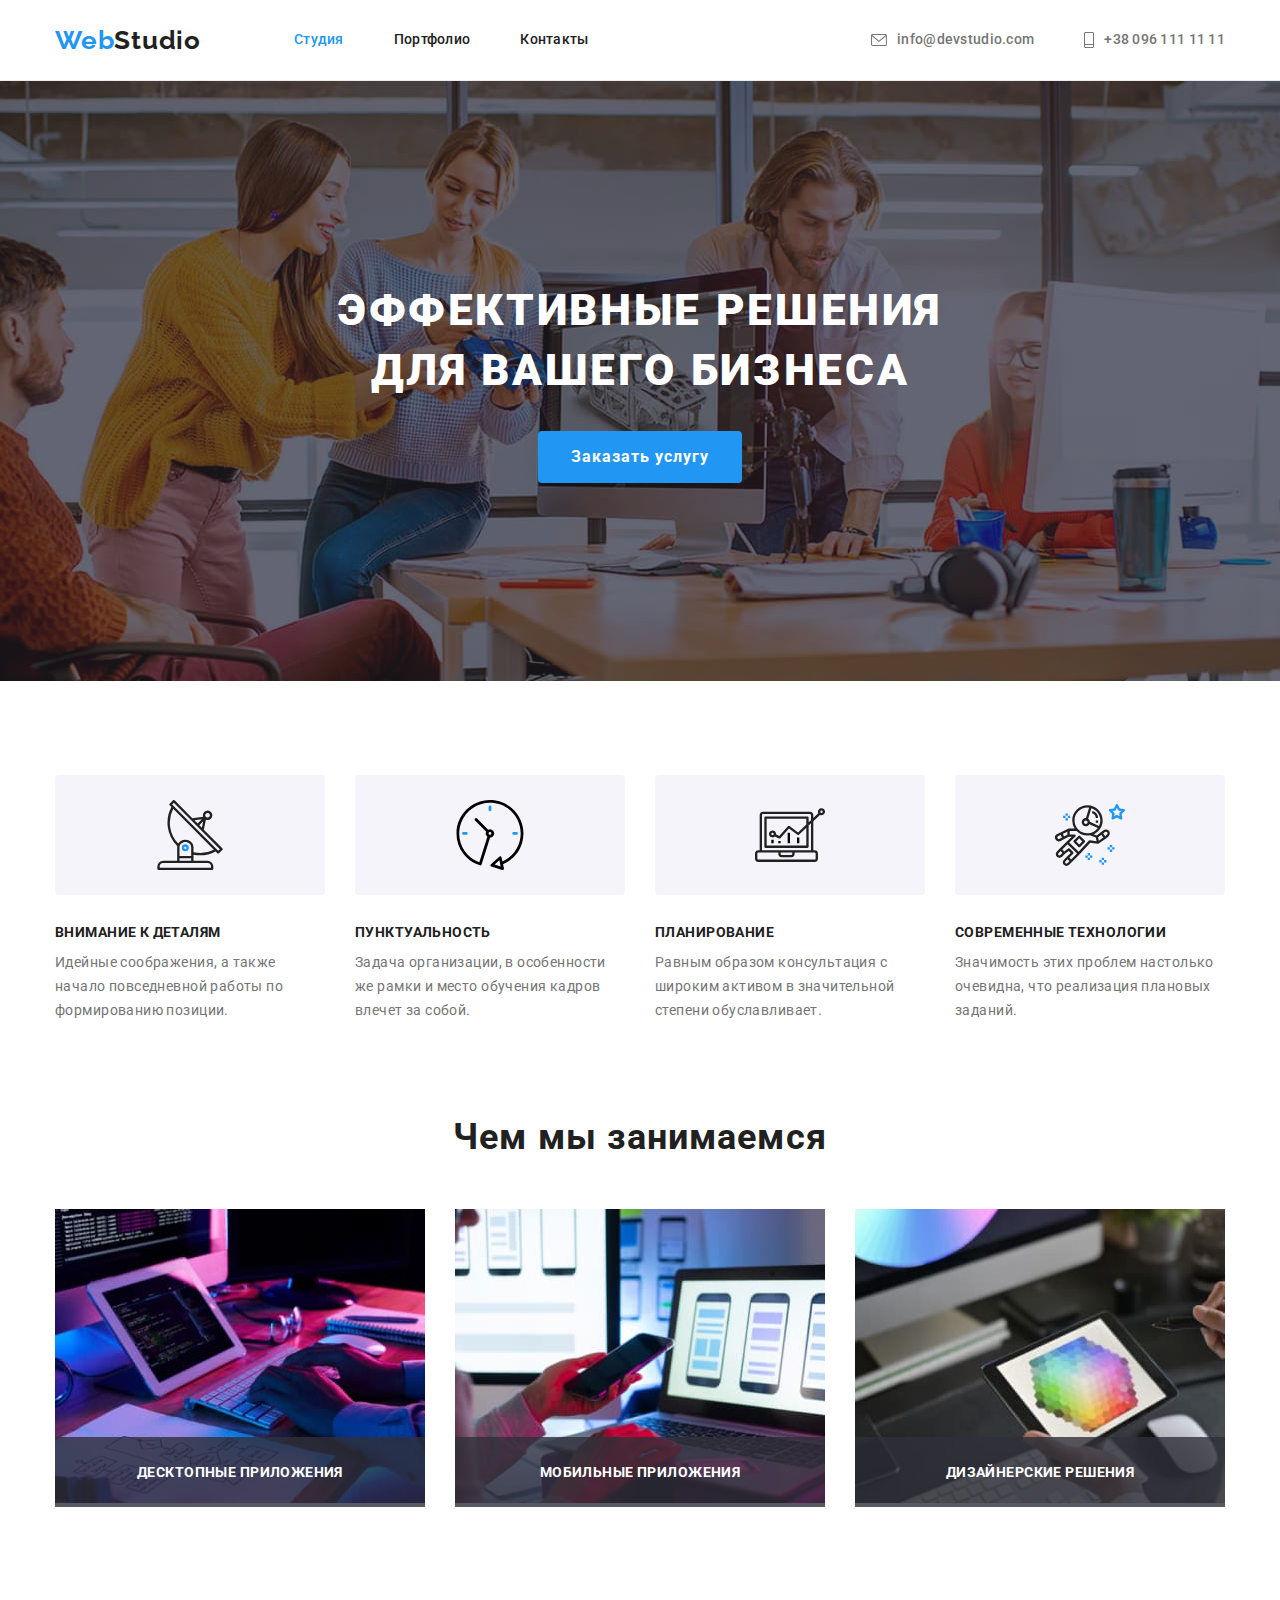
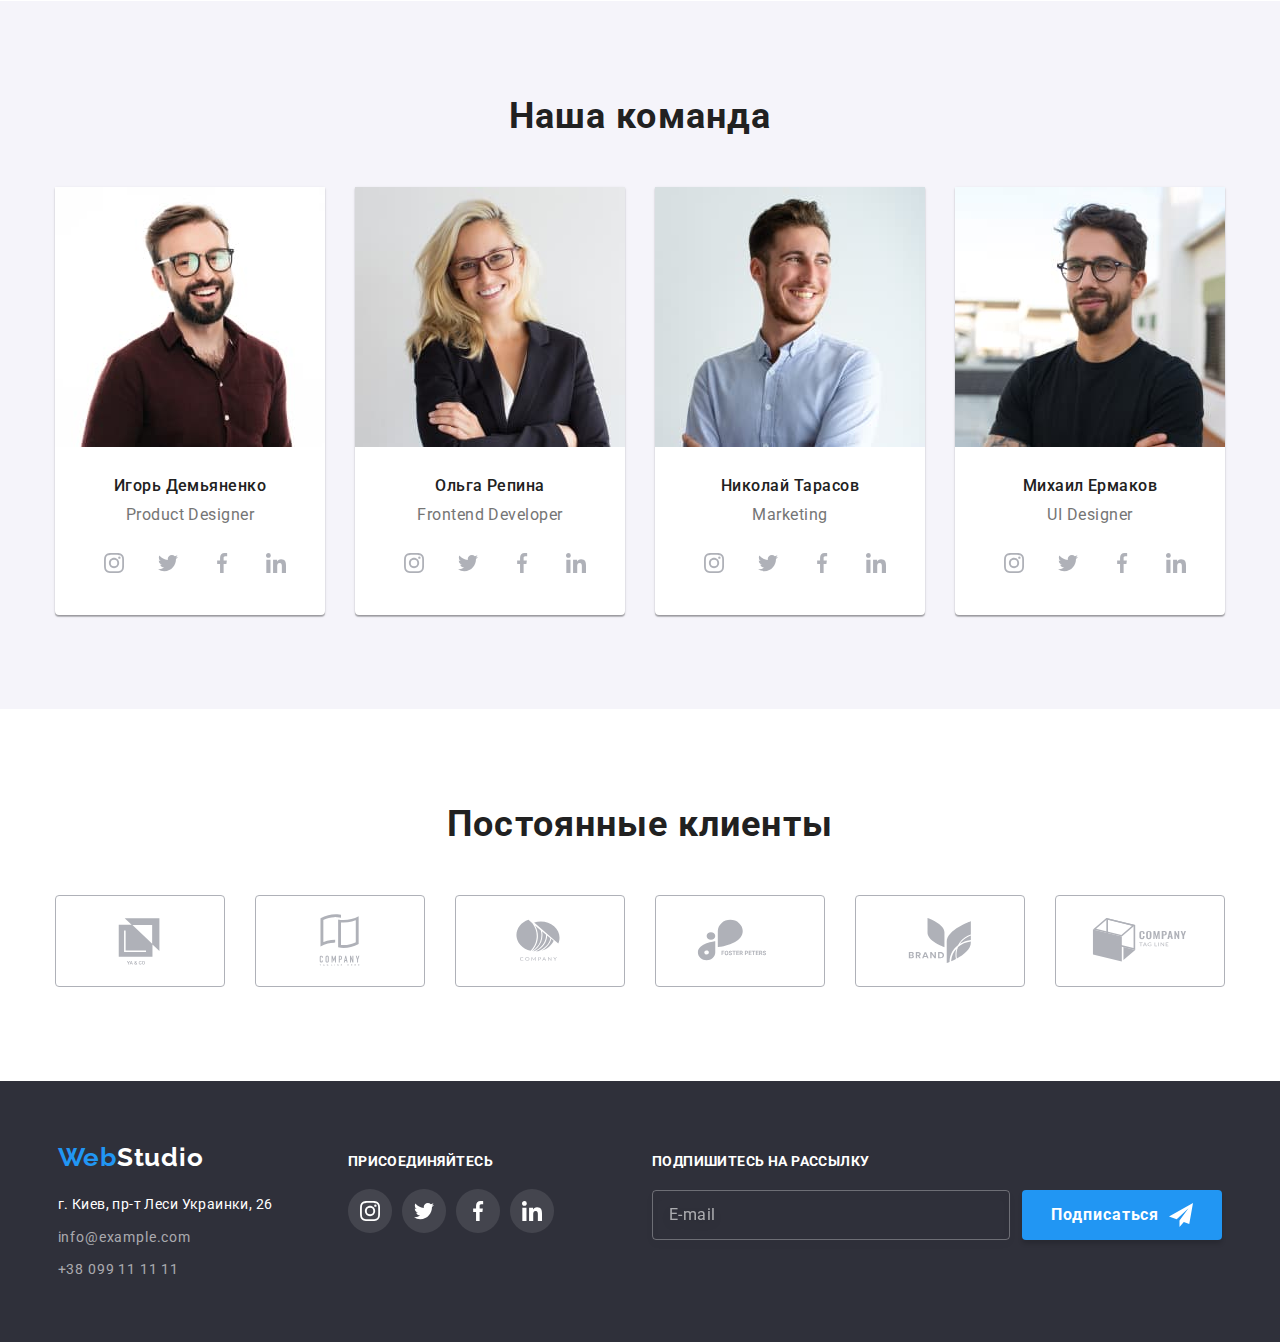
<file: index.html>
<!DOCTYPE html>
<html lang="ru">

<head>
    <meta charset="UTF-8">
    <meta http-equiv="X-UA-Compatible" content="IE=edge">
    <meta name="viewport" content="width=device-width, initial-scale=1.0">
    <title>Студия</title>
    <link href="https://fonts.googleapis.com/css2?family=Raleway:wght@700&family=Roboto:wght@400;500;700;900&display=swap"
        rel="stylesheet">
    <link rel="stylesheet" href="https://cdnjs.cloudflare.com/ajax/libs/modern-normalize/1.1.0/modern-normalize.min.css">
    
    <link rel="stylesheet" href="./css/main.min.css">
</head>

<body>

<header class="header">
<div class="container">
    <nav class="header-nav">
        <a href="./index.html" class="header-logo">Web<span class="header-logo-studio">Studio</span></a>
    
        <ul class="dot menu">
            <li class="menu-item"><a href="" class="header-studio current">Студия</a></li>
            <li class="menu-item"><a href="./portfolio.html" class="header-portfolio-contacts">Портфолио</a></li>
            <li class="menu-item"><a href="#" class="header-portfolio-contacts">Контакты</a></li>
        </ul>
    </nav>
   
<ul class="dot contact-list">
    <li class="header-email"> 
        <a href="mailto:info@devstudio.com" class="contacts-link"> 
        <svg class="header-post-icon" width="16" height="12">
            <use href="./images/icons.svg#icon-envelope"></use>
        </svg>
        info@devstudio.com
    </a>
    </li>

    <li class="header-email">
        <a href="tel:+380961111111" class="contacts-link">
            <svg class="header-tel-icon" width="10" height="16">
                <use href="./images/icons.svg#icon-phone"></use>
            </svg>
            +38 096 111 11 11
        </a>
    </li>
</ul>

<button type="button" class="menu-open-btn">
    <svg width="24" height="24">
        <use class="icon-menu" href="./images/icons.svg#icon-burger"></use>
    </svg>
</button>

<div class="mob-menu is-hidden">
    <div class="mobmenu-container">
        <button type="button" class="close-open-btn">
            <svg  width="24" height="24">
                <use class="icon-cross" href="./images/icons.svg#icon-cross"></use>
            </svg>
        </button>

        <div class="mob-menu-top">
            <ul class="mob-menu-list">
                <li class="mob-menu-item">
                    <a href="./index.html" class="mob-menu-link link active">Студия</a>
                </li>
                <li class="mob-menu-item"><a href="./portfolio.html" class="mob-menu-link link">Портфолио</a></li>
                <li class="mob-menu-item"><a href="" class="mob-menu-link link">Контакты</a></li>
            </ul>
        </div>
        <div class="mob-menu-bottom">
            <ul class="mob-contacts-list">
                <li class="mob-contacts-item">
                    <a href="tel:+380961111111" class="mob-tel link">+38 096 111 11 11</a>
                </li>
                <li class="mob-contacts-item">
                    <a href="mailto:info@devstudio.com" class="mob-post link">info@devstudio.com</a>
                </li>
            </ul>
            <ul class="menu-soc-list">
                <li class="menu-soc-item"><a href="" class="menu-soc-link link">Instagram</a></li>
                <li class="menu-soc-item"><a href="" class="menu-soc-link link">Twitter</a></li>
                <li class="menu-soc-item"><a href="" class="menu-soc-link link">Facebook</a></li>
                <li class="menu-soc-item"><a href="" class="menu-soc-link link">LinkedIn</a></li>
            </ul>
        </div>
    </div>
</div>

</div>
</header>

<main>
    <!-- Герой -->
    <section class="hero-section">
    <div class="container">
        <h1 class="hero-title" >Эффективные решения <br />для вашего бизнеса</h1>
        <button data-modal-open type="button" class="button-hero">Заказать услугу</button> 
    </div>
    </section >
     
    <!-- <h2>Наши преимущества</h2> -->
    <section class="benefits">
    <div class="container">
        <ul class="benefits__item"> 
        <li class="benefit-item">
        <div class="benefit__wrapper">
            <svg class="benefit__icon" width="70" height="70">
                <use href="./images/icons.svg#icon-antenna"></use>
            </svg> 
        </div>
        <h3 class="benefits__title">Внимание к деталям</h3>
        <p class="benefits__text">Идейные соображения, а также начало повседневной работы по формированию позиции.</p>
    </li>

        <li class="benefit-item">
            <div class="benefit__wrapper">
                <svg class="benefit__icon" width="70" height="70">
                    <use href="./images/icons.svg#icon-clock"></use>
                </svg>
            </div>
        <h3 class="benefits__title">Пунктуальность</h3>
        <p class="benefits__text">Задача организации, в особенности же рамки и место обучения кадров влечет за собой.</p>
    </li>

    <li class="benefit-item">
        <div class="benefit__wrapper">
            <svg class="benefit__icon" width="70" height="70">
                <use href="./images/icons.svg#icon-diagram"></use>
            </svg>
        </div>
        <h3 class="benefits__title">Планирование</h3>
        <p class="benefits__text">Равным образом консультация с широким активом в значительной степени обуславливает.</p>
    </li>

    <li class="benefit-item">
        <div class="benefit__wrapper">
            <svg class="benefit__icon" width="70" height="70">
                <use href="./images/icons.svg#icon-astronaut"></use>
            </svg>
        </div>
        <h3 class="benefits__title">Современные технологии</h3>
        <p class="benefits__text">Значимость этих проблем настолько очевидна, что реализация плановых заданий.</p>
    </li>
        </ul>
    </div> 
    </section>
    
   
    <!-- Чем мы занимаемся -->
    <section class="work">
    <div class="container">
        <h2 class="work__title">Чем мы занимаемся</h2>
    <ul class="work__list">
        <li>
            <a href="" class="work__box"><img 
                srcset="./images/desktop/pc-desktop-1x-370-mino.jpg 1x,
                    ./images/desktop/pc-desktop-2x-740-mino.jpg 2x"
                src="./images/desktop/pc-desktop-1x-370-mino.jpg 1x" 
                alt="Вводит с клавиатуры" width="370"/>
        <div class="work__tab">
            <p class="work__text">Десктопные приложения</p>
        </div>
            </a>
        </li>
        
        <li>
            <a href="" class="work__box"><img 
                srcset="./images/desktop/mob-desktop-1x-370-mino.jpg 1x,
                    ./images/desktop/mob-desktop-2x-740-mino.jpg 2x"
                src="./images/desktop/mob-desktop-1x-370-mino.jpg 1xg" 
                alt="Вводит с мобилки" width="370"/>
            <div class="work__tab">
                <p class="work__text">Мобильные приложения</p>
            </div>
            </a>
        </li>

        <li>
            <a href="" class="work__box"><img 
                srcset="./images/desktop/design-desktop-1x-370-mino.jpg 1x,
                    ./images/desktop/design-desktop-2x-740-mino.jpg 2x"
                src="./images/desktop/design-desktop-1x-370-mino.jpg 1x" 
                alt="Вводит с планшета" width="370"/>
        <div class="work__tab">
            <p class="work__text">Дизайнерские решения</p>
        </div>
            </a>
        </li>
    </ul>
    </div>
    </section>

    <!-- Наша команда -->

    <section class="section team">
    <div class="container">
        <h2 class="team__title">Наша команда</h2>
        
        <ul class="team__list">
            <li class="photo-boxes photo-boxes__item">
                <picture>
                    <source
                    srcset="./images/desktop/igor-desktop-1x-270-mino.jpg 1x,
                    ./images/desktop/igor-desktop-2x-540-mino.jpg 2x" 
                    media="(min-width: 1200px)"/>
                    <source
                    srcset="./images/tablet/igor-tablet-1x-354-mino.jpg 1x,
                    ./images/tablet/igor-tablet-2x-708-mino.jpg 2x"
                    media="(min-width: 768px)"/>
                    <source 
                    srcset="./images/mobile/igor-mobile-1x-450-mino.jpg 1x,
                    ./images/mobile/igor-mobile-2x-900-mino.jpg 2x" 
                    media="(min-width: 480px)"/>
                <img class="img" 
                src="./images/mobile/igor-mobile-1x-450-mino.jpg" 
                alt="Фото Игоря Демьяненко" width="270">
                </picture>

                <div class="team-description">
                    <h3 class="name">Игорь Демьяненко</h3>
                    <p class="job-title">Product Designer</p>
                <ul class="team-soc-list">
                <li class="team-soc-item">
                 <a href="" class="team-soc-link link">
                    <svg class="team-soc-icon" width="20" height="20">
                        <use href="./images/icons.svg#icon-instagram"></use>
                    </svg>
                </a>
                </li>

                <li class="team-soc-item">
                    <a href="" class="team-soc-link link">
                        <svg class="team-soc-icon" width="20" height="20">
                            <use href="./images/icons.svg#icon-twitter"></use>
                        </svg>
                    </a>
                </li>

                <li class="team-soc-item">
                    <a href="" class="team-soc-link link">
                        <svg class="team-soc-icon" width="20" height="20">
                            <use href="./images/icons.svg#icon-facebook"></use>
                        </svg>
                    </a>
                </li>

                <li class="team-soc-item">
                    <a href="" class="team-soc-link link">
                        <svg class="team-soc-icon" width="20" height="20">
                            <use href="./images/icons.svg#icon-linkedin"></use>
                        </svg>
                    </a>
                </li>
                </ul>
                </div>
            </li>
                    
            <li class="photo-boxes photo-boxes__item">
                <picture>
                    <source 
                    srcset="./images/desktop/olga-desktop-1x-270-mino.jpg 1x,
                    ./images/desktop/olga-desktop-2x-540-mino.jpg 2x" 
                    media="(min-width: 1200px)"/>
                    <source 
                    srcset="./images/tablet/olga-tablet-1x-354-mino.jpg 1x,
                    ./images/tablet/olga-tablet-2x-708-mino.jpg 2x" 
                    media="(min-width: 768px)"/>
                    <source 
                    srcset="./images/mobile/olga-mobile-1x-450-mino.jpg 1x,
                    ./images/mobile/olga-mobile-2x-900-mino.jpg 2x" 
                    media="(min-width: 480px)"/>
                    <img class="img" 
                    src="./images/mobile/olga-mobile-1x-450-mino.jpg" 
                    alt="Фото Ольги Репиной" width="270"/>
                </picture>
                
            <div class="team-description">
                <h3 class="name">Ольга Репина</h3>
                <p class="job-title">Frontend Developer</p>
            <ul class="team-soc-list">
                <li class="team-soc-item">
                <a href="" class="team-soc-link link">
                    <svg class="team-soc-icon" width="20" height="20">
                        <use href="./images/icons.svg#icon-instagram"></use>
                    </svg>
                </a>
            </li>
        
            <li class="team-soc-item">
                <a href="#" class="team-soc-link link">
                    <svg class="team-soc-icon" width="20" height="20">
                        <use href="./images/icons.svg#icon-twitter"></use>
                    </svg>
                </a>
            </li>
        
            <li class="team-soc-item">
                <a href="#" class="team-soc-link link">
                    <svg class="team-soc-icon" width="20" height="20">
                        <use href="./images/icons.svg#icon-facebook"></use>
                    </svg>
                </a>
            </li>
        
            <li class="team-soc-item">
                <a href="#" class="team-soc-link link">
                    <svg class="team-soc-icon" width="20" height="20">
                        <use href="./images/icons.svg#icon-linkedin"></use>
                    </svg>
                </a>
            </li>
            </ul>
            </div>
            </li>
            
            <li class="photo-boxes photo-boxes__item">
                <picture>
                    <source 
                    srcset="./images/desktop/mikola-desktop-1x-270-mino.jpg 1x,
                    ./images/desktop/mikola-desktop-2x-540-mino.jpg 2x" 
                    media="(min-width: 1200px)"/>
                    <source 
                    srcset="./images/tablet/mikola-tablet-1x-354-mino.jpg 1x,
                    ./images/tablet/mikola-tablet-2x-708-mino.jpg 2x" 
                    media="(min-width: 768px)"/>
                    <source 
                    srcset="./images/mobile/mikola-mobile-1x-450-mino.jpg 1x,
                    ./images/mobile/mikola-mobile-2x-900-mino.jpg 2x" 
                    media="(min-width: 480px)"/>
                    <img class="img" 
                    src="./images/mobile/mikola-mobile-1x-450-mino.jpg" 
                    alt="Фото Николая Тарасова" width="270"/>
                </picture>

            <div class="team-description">
                <h3 class="name">Николай Тарасов</h3>
                <p class="job-title">Marketing</p>

            <ul class="team-soc-list list">
            <li class="team-soc-item">
                <a href="#" class="team-soc-link link">
                    <svg class="team-soc-icon" width="20" height="20">
                        <use href="./images/icons.svg#icon-instagram"></use>
                    </svg>
                </a>
            </li>
        
            <li class="team-soc-item">
                <a href="#" class="team-soc-link link">
                    <svg class="team-soc-icon" width="20" height="20">
                        <use href="./images/icons.svg#icon-twitter"></use>
                    </svg>
                </a>
            </li>
        
            <li class="team-soc-item">
                <a href="#" class="team-soc-link link">
                    <svg class="team-soc-icon" width="20" height="20">
                        <use href="./images/icons.svg#icon-facebook"></use>
                    </svg>
                </a>
            </li>
        
            <li class="team-soc-item">
                <a href="#" class="team-soc-link link">
                    <svg class="team-soc-icon" width="20" height="20">
                        <use href="./images/icons.svg#icon-linkedin"></use>
                    </svg>
                </a>
            </li>
            </ul>
            </div>
            </li>
            
            <li class="photo-boxes photo-boxes__item">
                <picture>
                    <source 
                    srcset="./images/desktop/mikhail-desktop-1x-270-mino.jpg 1x,
                    ./images/desktop/mikhail-desktop-2x-540-mino.jpg 2x" 
                    media="(min-width: 1200px)"/>
                    <source 
                    srcset="./images/tablet/mikhail-tablet-1x-354-mino.jpg 1x,
                    ./images/tablet/mikhail-tablet-2x-708-mino.jpg 2x" 
                    media="(min-width: 768px)"/>
                    <source 
                    srcset="./images/mobile/mikhail-mobile-1x-450-mino.jpg 1x,
                    ./images/mobile/mikhail-mobile-2x-900-mino.jpg 2x" 
                    media="(min-width: 480px)"/>
                    <img class="img" src="./images/mobile/mikhail-mobile-1x-450-mino.jpg" 
                    alt="Фото Михаила Ермакова" width="270"/>
                </picture>

                <div class="team-description">
                    <h3 class="name">Михаил Ермаков</h3>
                    <p class="job-title">UI Designer</p>
                
                <ul class="team-soc-list list">
                <li class="team-soc-item">
                 <a href="#" class="team-soc-link link">
                    <svg class="team-soc-icon" width="20" height="20">
                        <use href="./images/icons.svg#icon-instagram"></use>
                    </svg>
                </a>
                </li>

                <li class="team-soc-item">
                    <a href="" class="team-soc-link link">
                        <svg class="team-soc-icon" width="20" height="20">
                            <use href="./images/icons.svg#icon-twitter"></use>
                        </svg>
                    </a>
                </li>

                <li class="team-soc-item">
                    <a href="" class="team-soc-link link">
                        <svg class="team-soc-icon" width="20" height="20">
                            <use href="./images/icons.svg#icon-facebook"></use>
                        </svg>
                    </a>
                </li>

                <li class="team-soc-item">
                    <a href="" class="team-soc-link link">
                        <svg class="team-soc-icon" width="20" height="20">
                            <use href="./images/icons.svg#icon-linkedin"></use>
                        </svg>
                    </a>
                </li>
            </ul>
            </div>
            </li>
        </ul>
       </div> 
    </section>

    <!-- Clients -->
    <section class="clients section">
    <div class="container">
        <h3 class="clients-title">Постоянные клиенты</h3>
    
        <ul class="clients-list">
            
        <li class="clients-item">
            <a href="" class="clients-link">
            <svg class="clients-icon" width="106" height="60">
                <use href="./images/icons.svg#icon-yaco"></use>
            </svg>
            </a>  
        </li>
        
        <li class="clients-item">
            <a href="" class="clients-link">
                <svg class="clients-icon" width="106" height="60">
                    <use href="./images/icons.svg#icon-company"></use>
                </svg>
            </a>
        </li>

        <li class="clients-item">
            <a href="" class="clients-link">
                <svg class="clients-icon" width="106" height="60">
                    <use href="./images/icons.svg#icon-nut"></use>
                </svg>
            </a>
        </li>

        <li class="clients-item">
            <a href="" class="clients-link">
                <svg class="clients-icon" width="106" height="60">
                    <use href="./images/icons.svg#icon-foster"></use>
                </svg>
            </a>
        </li>

        <li class="clients-item">
            <a href="" class="clients-link">
                <svg class="clients-icon" width="106" height="60">
                    <use href="./images/icons.svg#icon-brand"></use>
                </svg>
            </a>
        </li>
        
        <li class="clients-item">
            <a href="" class="clients-link">
                <svg class="clients-icon" width="106" height="60">
                    <use href="./images/icons.svg#icon-cube"></use>
                </svg>
            </a>
        </li>
    </ul>
    </div>
</section>  
</main>

<!-- Футер -->
<footer class="footer">
    <div class="container">
        <div class="footer-wrapper">
            <a href="" class="footer-logo details">Web<span class="footer-logospan">Studio</span></a>
            <address>
                <ul class="dot">
                    <li class="footer-adress"><a class="foot-ad" href="">г. Киев, пр-т Леси Украинки, 26</a></li>
                    <li class="footer-contacts"><a class="foot-cont" href="mailto:info@example.com">info@example.com</a></li>
                    <li class="footer-contacts"><a class="foot-cont" href="tel:+380991111111">+38 099 11 11 11</a></li>
                </ul>
            </address>
        </div>

        <div class="footer-soc">
            <h3 class="footer-soc-title">присоединяйтесь</h3>
            <ul class="footer-soc-list">
                <li class="footer-soc-item">
                    <a href="" class="footer-soc-link link">
                        <svg class="footer-soc-icon" width="20" height="20">
                            <use href="./images/icons.svg#icon-instagram"></use>
                        </svg>
                    </a>
                </li>
                <li class="footer-soc-item">
                    <a href="" class="footer-soc-link link">
                        <svg class="footer-soc-icon" width="20" height="20">
                            <use href="./images/icons.svg#icon-twitter"></use>
                        </svg>
                    </a>
                </li>
                <li class="footer-soc-item">
                    <a href="" class="footer-soc-link link">
                        <svg class="footer-soc-icon" width="20" height="20">
                            <use href="./images/icons.svg#icon-facebook"></use>
                        </svg>
                    </a>
                </li>
                <li class="footer-soc-item">
                    <a href="" class="footer-soc-link link">
                        <svg class="footer-soc-icon" width="20" height="20">
                            <use href="./images/icons.svg#icon-linkedin"></use>
                        </svg>
                    </a>
                </li>
            </ul>
        </div>

        <div class="footer-mailing-list">
            <h2 class="mailing-text">Подпишитесь на рассылку</h2>
            <form class="mailing-form">
                <input type="text" name="email" placeholder="E-mail" class="mailing-input" />
                <button type="submit" class="mailing-button">Подписаться<svg class="telegram-icon" width="24"
                        height="24">
                        <use href="./images/icons.svg#icon-send"></use>
                    </svg>
                </button>
            </form>
        </div>
    </div>
</footer>

<!-- Модальное окно -->

<div class="backdrop is-hidden" data-modal>
    <div class="modal">
        <button data-modal-close class="close-button">
            <svg class="modal-icon" width="18" height="18">
                <use href="./images/icons.svg#icon-modal"></use>
            </svg>
        </button>

        <div class="modal-inner">
        <form class="form" name="main-form" autocomplete="on" novalidate>
            <h2 class="modal-title">Оставьте свои данные, мы вам перезвоним</h2>
        
            <div class="form-field">
                <label class="form-field-label" for="user-name">
                    Имя
                </label>
            <div class="form-field-inner">
                <input class="form-field-input" id="user-name" type="text" name="user-name">
                <svg class="form-field-icon" aria-hidden="true" width="12" height="12">
                    <use href="./images/icons.svg#icon-person"></use>
                </svg>
            </div>
            </div>

            <div class="form-field">
                <label class="form-field-label" for="user-phone">
                    Телефон
                </label>
            <div class="form-field-inner">
                <input class="form-field-input" id="user-phone" type="tel" name="user-phone">
                <svg class="form-field-icon"  aria-hidden="true" width="15" height="13">
                    <use href="./images/icons.svg#icon-phone-black"></use>
                </svg>
            </div>
            </div>

            <div class="form-field">
                <label class="form-field-label" for="user-email">
                    Почтa
                </label>
                <div class="form-field-inner">
                    <input class="form-field-input" id="user-email" type="email" name="user-email">
                    <svg class="form-field-icon" aria-hidden="true" width="15" height="13">
                        <use href="./images/icons.svg#icon-email-black"></use>
                    </svg>
                </div>
            </div>

            <div class="form-field-comment">
                <label class="form-field-label" for="user-comment">
                    Комментарий
                </label>
                <textarea class="form-field-input form-field-textarea" id="user-comment" name="user-comment" rows="10"
                    placeholder="Введите текст"></textarea>
            </div>

            <div class="form-field-condition checkbox">
                <label class="terms-condition-label" for="terms-condition">
                    <span>Соглашаюсь с рассылкой и принимаю &nbsp;<a href="#">Условия договора</a></span>
                <div class="checkbox-control">
                <input class="terms-condition-input visually-hidden" id="terms-condition" type="checkbox" name="terms-condition">
                    <svg class="checkbox-icon" aria-hidden="true" width="16" height="15">
                        <use href="./images/icons.svg#icon-check"></use>
                    </svg>
                </div> 
                </label>
            </div>

            <button class="form-field-button" type="submit">Отправить</button>
            
        </form>
    </div>
    </div>
</div>


<script src="./js/menu.js"></script>
<script src="./js/modal.js"></script>

</body>
</html>
</file>
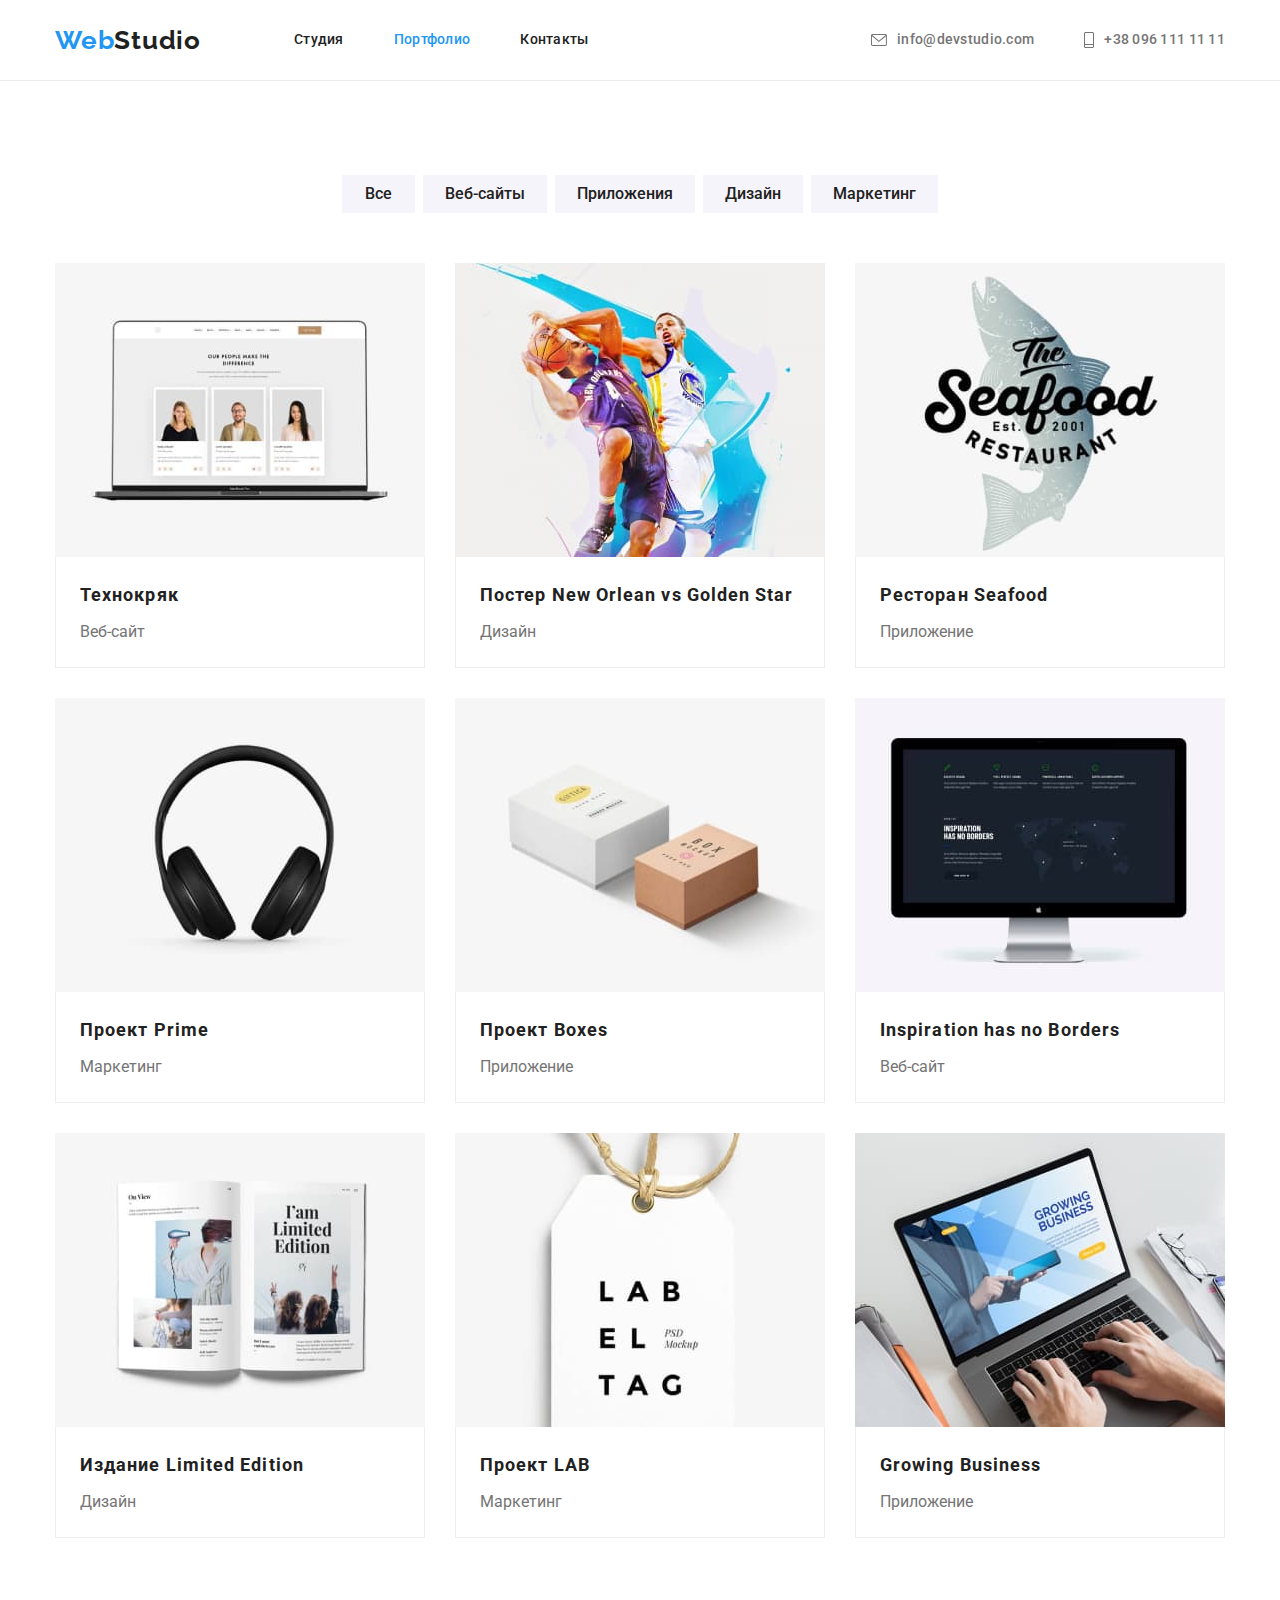
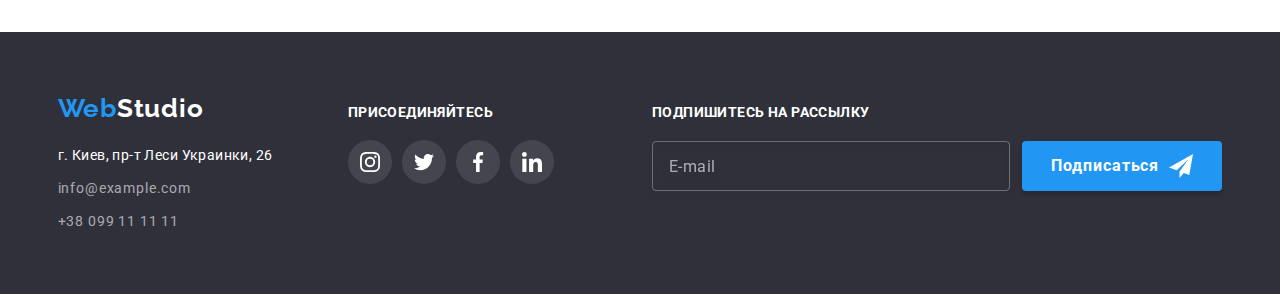
<file: portfolio.html>
<!DOCTYPE html>
<html lang="en">
<head>
    <meta charset="UTF-8">
    <meta http-equiv="X-UA-Compatible" content="IE=edge">
    <meta name="viewport" content="width=device-width, initial-scale=1.0">
    <title>Portfolio</title>
    <link href="https://fonts.googleapis.com/css2?family=Raleway:wght@700&family=Roboto:wght@400;500;700;900&display=swap"
        rel="stylesheet">
    <link rel="stylesheet" href="https://cdnjs.cloudflare.com/ajax/libs/modern-normalize/1.1.0/modern-normalize.min.css">
    <link rel="stylesheet" href="./css/main.min.css">
</head>
<body>
    <!-- Portfolio -->
<header class="header">
    <div class="container">
        <nav class="header-nav">
            <a href="./index.html" class="header-logo">Web<span class="header-logo-studio">Studio</span></a>

            <ul class="dot menu">
                <li class="menu-item"><a href="./index.html" class="header-studio">Студия</a></li>
                <li class="menu-item"><a href="./portfolio.html" class="header-portfolio-contacts current">Портфолио</a></li>
                <li class="menu-item"><a href="#" class="header-portfolio-contacts">Контакты</a></li>
            </ul>
        </nav>

        <ul class="dot contact-list">
            <li class="header-email">
                <a href="mailto:info@devstudio.com" class="contacts-link">
                    <svg class="header-post-icon" width="16" height="12">
                        <use href="./images/icons.svg#icon-envelope"></use>
                    </svg>
                    info@devstudio.com
                </a>
            </li>

            <li class="header-email">
                <a href="tel:+380961111111" class="contacts-link">
                    <svg class="header-tel-icon" width="10" height="16">
                        <use href="./images/icons.svg#icon-phone"></use>
                    </svg>
                    +38 096 111 11 11
                </a>
            </li>
        </ul>

        <button type="button" class="menu-open-btn">
            <svg width="24" height="24">
                <use class="icon-menu" href="./images/icons.svg#icon-burger"></use>
            </svg>
        </button>

        <div class="mob-menu is-hidden">
            <div class="mobmenu-container">
                <button type="button" class="close-open-btn">
                    <svg width="24" height="24">
                        <use class="icon-cross" href="./images/icons.svg#icon-cross"></use>
                    </svg>
                </button>

                <div class="mob-menu-top">
                    <ul class="mob-menu-list">
                        <li class="mob-menu-item">
                            <a href="./index.html" class="mob-menu-link link">Студия</a>
                        </li>
                        <li class="mob-menu-item"><a href="./portfolio.html" class="mob-menu-link link active">Портфолио</a>
                        </li>
                        <li class="mob-menu-item"><a href="" class="mob-menu-link link">Контакты</a></li>
                    </ul>
                </div>
                <div class="mob-menu-bottom">
                    <ul class="mob-contacts-list">
                        <li class="mob-contacts-item">
                            <a href="tel:+380961111111" class="mob-tel link">+38 096 111 11 11</a>
                        </li>
                        <li class="mob-contacts-item">
                            <a href="mailto:info@devstudio.com" class="mob-post link">info@devstudio.com</a>
                        </li>
                    </ul>
                    <ul class="menu-soc-list">
                        <li class="menu-soc-item"><a href="" class="menu-soc-link link">Instagram</a></li>
                        <li class="menu-soc-item"><a href="" class="menu-soc-link link">Twitter</a></li>
                        <li class="menu-soc-item"><a href="" class="menu-soc-link link">Facebook</a></li>
                        <li class="menu-soc-item"><a href="" class="menu-soc-link link">LinkedIn</a></li>
                    </ul>
                </div>
            </div>
        </div>

    </div>
</header>

    <!-- Cards -->
    <main class="cards">
        <section class="section-portfolio">
        <div class="container">
        <ul class="btn list">
            <li class="item-button">
                <button type="button" class="color">Все</button>
            </li>
            <li class="item-button">
                <button type="button" class="color">Веб-сайты</button>
            </li>
            <li class="item-button">
                <button type="button" class="color">Приложения</button>
            </li>
            <li class="item-button">
                <button type="button" class="color">Дизайн</button>
            </li>
            <li class="item-button">
                <button type="button" class="color">Маркетинг</button>
            </li>
        </ul>
   
        <ul class="card list">
            
            <li class="flex-element element-decor">
                <div class="overlay-card">
            <picture>
                <source 
                srcset="./images/desktop/technocrjak-desktop-1x-370-mino.jpg 1x, 
                ./images/desktop/technocrjak-desktop-2x-740-mino.jpg 2x" 
                media="(min-width: 1200px)"/>
            
                <source 
                srcset="./images/tablet/technocrjak-tablet-1x-354-mino.jpg 1x,
                ./images/tablet/technocrjak-tablet-2x-708-mino.jpg 2x" 
                media="(min-width: 768px)"/>
            
                <source 
                srcset="./images/mobile/technocrjak-mobile-1x-450-mino.jpg 1x,
                ./images/mobile/technocrjak-mobile-2x-900-mino.jpg 2x" 
                media="(min-width: 480px)"/>
                <img class="img" 
                src="./images/mobile/technocrjak-mobile-1x-450-mino.jpg" 
                alt="Сотрудники сайта"/>
            </picture>

                <p class="overlay-text">
                    Ресурс предлагает комплексные предложения
                    с разным уровнем функционала и сервисов. 
                    Все это позволит посетителю получить
                    исчерпывающие сведения о компании
                    или частном лице.
                </p> 
                </div>
                <div class="block">
                <h2 class="card-title">Технокряк</h2>
                    <p class="card-text">Веб-сайт</p>
                </div>
            </li> 
      
            <li class="flex-element element-decor">
                <div class="overlay-card">
            <picture>
                <source 
                srcset="./images/desktop/poster-desktop-1x-370-mino.jpg 1x, 
                ./images/desktop/poster-desktop-2x-740-mino.jpg 2x" 
                media="(min-width: 1200px)" />
                    
                <source 
                srcset="./images/tablet/poster-tablet-1x-354-mino.jpg 1x,
                ./images/tablet/poster-tablet-2x-708-mino.jpg 2x" 
                media="(min-width: 768px)" />
                    
                <source 
                srcset="./images/mobile/poster-mobile-1x-450-mino.jpg 1x,
                ./images/mobile/poster-mobile-2x-900-mino.jpg 2x" 
                media="(min-width: 480px)" />
                <img class="img" 
                src="./images/mobile/poster-mobile-1x-450-mino.jpg" 
                alt="Сотрудники сайта" />
            </picture>

                <p class="overlay-text">
                    Ресурс предлагает комплексные предложения
                    с разным уровнем функционала и сервисов.
                    Все это позволит посетителю получить
                    исчерпывающие сведения о компании
                    или частном лице.
                </p>
            </div>
                <div class="block">
                <h2 class="card-title">Постер New Orlean vs Golden Star</h2>
                <p class="card-text">Дизайн</p>
                </div>
            </li>
            <li class="flex-element element-decor">
                <div class="overlay-card">
            <picture>
                <source 
                srcset="./images/desktop/seafood-desktop-1x-370-mino.jpg 1x, 
                ./images/desktop/seafood-desktop-2x-740-mino.jpg 2x" 
                media="(min-width: 1200px)"/>
                
                <source 
                srcset="./images/tablet/seafood-tablet-1x-354-mino.jpg 1x,
                ./images/tablet/seafood-tablet-2x-708-mino.jpg 2x" 
                media="(min-width: 768px)"/>
                
                <source 
                srcset="./images/mobile/seafood-mobile-1x-450-mino.jpg 1x,
                ./images/mobile/seafood-mobile-2x-900-mino.jpg 2x" 
                media="(min-width: 480px)" />
                    <img class="img"
                    src="./images/mobile/seafood-mobile-1x-450-mino.jpg"
                    alt="Сотрудники сайта" />
                </picture>

                <p class="overlay-text">
                    Ресурс предлагает комплексные предложения
                    с разным уровнем функционала и сервисов.
                    Все это позволит посетителю получить
                    исчерпывающие сведения о компании
                    или частном лице.
                </p>
            </div>
                <div class="block">
                <h2 class="card-title">Ресторан Seafood</h2>
                <p class="card-text">Приложение</p>
                </div>
            </li>
            <li class="flex-element element-decor">
                <div class="overlay-card">
            <picture>
                <source 
                srcset="./images/desktop/prime-desktop-1x-370-mino.jpg 1x, 
                ./images/desktop/prime-desktop-2x-740-mino.jpg 2x" 
                media="(min-width: 1200px)"/>
            
                <source 
                srcset="./images/tablet/prime-tablet-1x-354-mino.jpg 1x,
                ./images/tablet/prime-tablet-2x-708-mino.jpg 2x" 
                media="(min-width: 768px)"/>
            
                <source 
                srcset="./images/mobile/prime-mobile-1x-450-mino.jpg 1x,
                ./images/mobile/prime-mobile-2x-900-mino.jpg 2x" 
                media="(min-width: 480px)" />
                <img class="img" 
                src="./images/mobile/prime-mobile-1x-450-mino.jpg" 
                alt="Сотрудники сайта" />
            </picture>

                <p class="overlay-text">
                    Ресурс предлагает комплексные предложения
                    с разным уровнем функционала и сервисов.
                    Все это позволит посетителю получить
                    исчерпывающие сведения о компании
                    или частном лице.
                </p>
            </div>
                <div class="block">
                <h2 class="card-title">Проект Prime</h2>
                <p class="card-text">Маркетинг</p>
                </div>
            </li>
            <li class="flex-element element-decor">
            <div class="overlay-card">
            <picture>
                <source 
                srcset="./images/desktop/boxes-desktop-1x-370-mino.jpg 1x, 
                ./images/desktop/boxes-desktop-2x-740-mino.jpg 2x" 
                media="(min-width: 1200px)"/>
            
                <source 
                srcset="./images/tablet/boxes-tablet-1x-354-mino.jpg 1x,
                ./images/tablet/boxes-tablet-2x-708-mino.jpg 2x" 
                media="(min-width: 768px)"/>
            
                <source 
                srcset="./images/mobile/boxes-mobile-1x-450-mino.jpg 1x,
                ./images/mobile/boxes-mobile-2x-900-mino.jpg 2x" 
                media="(min-width: 480px)"/>
                <img class="img" 
                src="./images/mobile/boxes-mobile-1x-450-mino.jpg" 
                alt="Сотрудники сайта" />
            </picture>

            <p class="overlay-text">
                Ресурс предлагает комплексные предложения
                с разным уровнем функционала и сервисов.
                Все это позволит посетителю получить
                исчерпывающие сведения о компании
                или частном лице.
            </p>
        </div>
            <div class="block">
            <h2 class="card-title">Проект Boxes</h2>
            <p class="card-text">Приложение</p>
            </div>
            </li>
            <li class="flex-element element-decor">
            <div class="overlay-card">
            <picture>
                <source 
                srcset="./images/desktop/monitor-desktop-1x-370-mino.jpg 1x, 
                ./images/desktop/monitor-desktop-2x-740-mino.jpg 2x" 
                media="(min-width: 1200px)"/>
            
                <source 
                srcset="./images/tablet/monitor-tablet-1x-354-mino.jpg 1x,
                ./images/tablet/monitor-tablet-2x-708-mino.jpg 2x" 
                media="(min-width: 768px)"/>
            
                <source 
                srcset="./images/mobile/monitor-mobile-1x-450-mino.jpg 1x,
                ./images/mobile/monitor-mobile-2x-900-mino.jpg 2x" 
                media="(min-width: 480px)" />
                <img class="img" 
                src="./images/mobile/monitor-mobile-1x-450-mino.jpg" 
                alt="Сотрудники сайта" />
            </picture>

        <p class="overlay-text">
            Ресурс предлагает комплексные предложения
            с разным уровнем функционала и сервисов.
            Все это позволит посетителю получить
            исчерпывающие сведения о компании
            или частном лице.
        </p>
        </div>
            <div class="block">
            <h2 class="card-title">Inspiration has no Borders</h2>
            <p class="card-text">Веб-сайт</p>
            </div>
            </li>
            <li class="flex-element element-decor">
                <div class="overlay-card">
                <picture>
                    <source 
                    srcset="./images/desktop/edition-desktop-1x-370-mino.jpg 1x, 
                    ./images/desktop/edition-desktop-2x-740-mino.jpg 2x" 
                    media="(min-width: 1200px)"/>
                
                    <source 
                    srcset="./images/tablet/edition-tablet-1x-354-mino.jpg 1x,
                    ./images/tablet/edition-tablet-2x-708-mino.jpg 2x" 
                    media="(min-width: 768px)"/>
                
                    <source 
                    srcset="./images/mobile/edition-mobile-1x-450-mino.jpg 1x,
                    ./images/mobile/edition-mobile-2x-900-mino.jpg 2x" 
                    media="(min-width: 480px)" />
                    <img class="img" 
                    src="./images/mobile/edition-mobile-1x-450-mino.jpg" 
                    alt="Сотрудники сайта" />
                </picture>

                <p class="overlay-text">
                    Ресурс предлагает комплексные предложения
                    с разным уровнем функционала и сервисов.
                    Все это позволит посетителю получить
                    исчерпывающие сведения о компании
                    или частном лице.
                </p>
            </div>
                <div class="block">
                <h2 class="card-title">Издание Limited Edition</h2>
                <p class="card-text">Дизайн</p>
                </div>
            </li>
            <li class="flex-element element-decor">
                <div class="overlay-card">
                <picture>
                    <source 
                    srcset="./images/desktop/lab-desktop-1x-370-mino.jpg 1x, 
                    ./images/desktop/lab-desktop-2x-740-mino.jpg 2x" 
                    media="(min-width: 1200px)"/>
                
                    <source 
                    srcset="./images/tablet/lab-tablet-1x-354-mino.jpg 1x,
                    ./images/tablet/lab-tablet-2x-708-mino.jpg 2x" 
                    media="(min-width: 768px)"/>
                
                    <source 
                    srcset="./images/mobile/lab-mobile-1x-450-mino.jpg 1x,
                    ./images/mobile/lab-mobile-2x-900-mino.jpg 2x" 
                    media="(min-width: 480px)"/>
                    <img class="img" 
                    src="./images/mobile/lab-mobile-1x-450-mino.jpg" 
                    alt="Сотрудники сайта" />
                </picture>

                <p class="overlay-text">
                    Ресурс предлагает комплексные предложения
                    с разным уровнем функционала и сервисов.
                    Все это позволит посетителю получить
                    исчерпывающие сведения о компании
                    или частном лице.
                </p>
            </div>
                <div class="block">
                <h2 class="card-title">Проект LAB</h2>
                <p class="card-text">Маркетинг</p>
                </div>
            </li>
            <li class="flex-element element-decor">
                <div class="overlay-card">
                <picture>
                    <source 
                    srcset="./images/desktop/business-desktop-1x-370-mino.jpg 1x, 
                    ./images/desktop/business-desktop-2x-740-mino.jpg 2x" 
                    media="(min-width: 1200px)"/>
                
                    <source 
                    srcset="./images/tablet/business-tablet-1x-354-mino.jpg 1x,
                    ./images/tablet/business-tablet-2x-708-mino.jpg 2x" 
                    media="(min-width: 768px)"/>
                
                    <source 
                    srcset="./images/mobile/business-mobile-1x-450-mino.jpg 1x,
                    ./images/mobile/business-mobile-2x-900-mino.jpg 2x" 
                    media="(min-width: 480px)"/>
                    <img class="img" 
                    src="./images/mobile/business-mobile-1x-450-mino.jpg" 
                    alt="Сотрудники сайта" />
                </picture>

                <p class="overlay-text">
                    Ресурс предлагает комплексные предложения
                    с разным уровнем функционала и сервисов.
                    Все это позволит посетителю получить
                    исчерпывающие сведения о компании
                    или частном лице.
                </p></div>
                <div class="block">
                <h2 class="card-title">Growing Business</h2>
                <p class="card-text">Приложение</p>
            </div>
            </li>
        </ul>
     </div>
    </section>
</main>

<!-- Футер -->
<footer class="footer">
    <div class="container">
        <div class="footer-wrapper">
            <a href="" class="footer-logo details">Web<span class="footer-logospan">Studio</span></a>
            <address>
                <ul class="dot">
                    <li class="footer-adress"><a class="foot-ad" href="">г. Киев, пр-т Леси Украинки, 26</a></li>
                    <li class="footer-contacts"><a class="foot-cont" href="mailto:info@example.com">info@example.com</a>
                    </li>
                    <li class="footer-contacts"><a class="foot-cont" href="tel:+380991111111">+38 099 11 11 11</a></li>
                </ul>
            </address>
        </div>

        <div class="footer-soc">
            <h3 class="footer-soc-title">присоединяйтесь</h3>
            <ul class="footer-soc-list">
                <li class="footer-soc-item">
                    <a href="" class="footer-soc-link link">
                        <svg class="footer-soc-icon" width="20" height="20">
                            <use href="./images/icons.svg#icon-instagram"></use>
                        </svg>
                    </a>
                </li>
                <li class="footer-soc-item">
                    <a href="" class="footer-soc-link link">
                        <svg class="footer-soc-icon" width="20" height="20">
                            <use href="./images/icons.svg#icon-twitter"></use>
                        </svg>
                    </a>
                </li>
                <li class="footer-soc-item">
                    <a href="" class="footer-soc-link link">
                        <svg class="footer-soc-icon" width="20" height="20">
                            <use href="./images/icons.svg#icon-facebook"></use>
                        </svg>
                    </a>
                </li>
                <li class="footer-soc-item">
                    <a href="" class="footer-soc-link link">
                        <svg class="footer-soc-icon" width="20" height="20">
                            <use href="./images/icons.svg#icon-linkedin"></use>
                        </svg>
                    </a>
                </li>
            </ul>
        </div>

        <div class="footer-mailing-list">
            <h2 class="mailing-text">Подпишитесь на рассылку</h2>
            <form class="mailing-form">
                <input type="text" name="email" placeholder="E-mail" class="mailing-input" />
                <button type="submit" class="mailing-button">Подписаться<svg class="telegram-icon" width="24"
                        height="24">
                        <use href="./images/icons.svg#icon-send"></use>
                    </svg>
                </button>
            </form>
        </div>
    </div>
</footer>

<script src="./js/menu.js"></script>
</body>
</html>
</file>
<file: css/main.min.css>
body{background-color:#fff;color:#212121;font-family:"Roboto",sans-serif;margin:0}html{-webkit-box-sizing:border-box;box-sizing:border-box}p,h1,h2,h3,h4,h5,h6{margin:0}ul{margin:0;padding-left:0;list-style:none}button{cursor:pointer;border:1px solid rgba(0,0,0,0)}a{text-decoration:none;color:currentColor}.img{display:block;max-width:100%;height:auto;width:100%}.dot{list-style:none}.container{width:1200px;padding-left:15px;padding-right:15px;margin:0 auto}@media screen and (max-width: 479px){.container{width:90%}}@media screen and (min-width: 480px){.container{max-width:480px}}@media screen and (min-width: 768px){.container{max-width:768px}}@media screen and (min-width: 1200px){.container{max-width:1200px}}.visually-hidden{position:absolute;white-space:nowrap;width:1px;height:1px;overflow:hidden;border:0;padding:0;clip:rect(0 0 0 0);-webkit-clip-path:inset(50%);clip-path:inset(50%);margin:-1px}.header{border-bottom:1px solid #ececec}.header .container{display:-webkit-box;display:-ms-flexbox;display:flex;height:60px;-webkit-box-align:center;-ms-flex-align:center;align-items:center}@media screen and (min-width: 768px){.header .container{height:80px}}@media screen and (max-width: 1199px){.header .container{-webkit-box-pack:justify;-ms-flex-pack:justify;justify-content:space-between}}.header-nav{display:-webkit-box;display:-ms-flexbox;display:flex;-webkit-box-align:center;-ms-flex-align:center;align-items:center}.header-logo{color:#2196f3;font-family:"Raleway";font-weight:700;font-size:24px;line-height:1.17;letter-spacing:.03em;text-decoration:none}@media screen and (min-width: 768px){.header-logo{margin-right:88px}}@media screen and (min-width: 1200px){.header-logo{margin-right:93px;font-size:26px;line-height:1.19}}.header-logo-studio{color:#212121}.menu{display:none}@media screen and (min-width: 768px){.menu{display:-webkit-box;display:-ms-flexbox;display:flex;-webkit-box-align:center;-ms-flex-align:center;align-items:center;-ms-flex-pack:distribute;justify-content:space-around}}.menu-item{margin-right:50px}.menu-item:nth-child(3n){margin-right:0}.header-studio,.header-portfolio-contacts{-webkit-transition-property:color;transition-property:color;-webkit-transition-duration:250ms;transition-duration:250ms;-webkit-transition-timing-function:cubic-bezier(0.4, 0, 0.2, 1);transition-timing-function:cubic-bezier(0.4, 0, 0.2, 1);display:block;font-weight:500;font-size:14px;line-height:1.14;letter-spacing:.02em;color:#212121;text-decoration:none;padding-top:32px;padding-bottom:32px}.header-studio:active,.header-studio:hover,.header-studio:focus,.header-portfolio-contacts:active,.header-portfolio-contacts:hover,.header-portfolio-contacts:focus{color:#2196f3}.current{position:relative;color:#2196f3}.header-portfolio-contacts .current{color:#2196f3}.current::after{content:"";position:absolute;bottom:0;display:block;width:100%;height:4px;border-radius:2px;background-color:#2196f3;opacity:0}.current:hover::after,.current:focus::after,.current:active::after{opacity:1}.contact-list{display:none;-webkit-box-align:center;-ms-flex-align:center;align-items:center}@media screen and (min-width: 768px){.contact-list{display:block;margin-left:auto}}@media screen and (min-width: 1200px){.contact-list{display:-webkit-box;display:-ms-flexbox;display:flex;vertical-align:middle;padding-top:32px;padding-bottom:32px;margin-left:auto}}.contacts-link{-webkit-transition-property:color;transition-property:color;-webkit-transition-duration:250ms;transition-duration:250ms;-webkit-transition-timing-function:cubic-bezier(0.4, 0, 0.2, 1);transition-timing-function:cubic-bezier(0.4, 0, 0.2, 1);font-weight:500;font-size:14px;line-height:1.14;letter-spacing:.02em;color:#757575;display:-webkit-box;display:-ms-flexbox;display:flex;-webkit-box-align:center;-ms-flex-align:center;align-items:center}.contacts-link:hover,.contacts-link:focus{color:#2196f3}.header-email:not(:last-child){margin-bottom:10px}@media screen and (min-width: 1200px){.header-email:not(:last-child){margin-bottom:0;margin-right:50px}}.header-post-icon,.header-tel-icon{-ms-flex-item-align:center;align-self:center;margin-right:10px;fill:currentColor}.header-post-icon:hover,.header-post-icon:focus,.header-tel-icon:hover,.header-tel-icon:focus{color:#2196f3}.header-post-icon:hover,.header-tel-icon:hover{color:#2196f3}.hero-section{padding-top:120px;padding-bottom:120px;text-align:center;-webkit-box-align:center;-ms-flex-align:center;align-items:center;background-color:#2f303a;max-width:1600px;margin-left:auto;margin-right:auto;background:-webkit-gradient(linear, left top, left bottom, from(rgba(47, 48, 58, 0.4)), to(rgba(47, 48, 58, 0.4))),url(../images/mobile/hero-mobile-1x-480-mino.jpg);background:linear-gradient(rgba(47, 48, 58, 0.4), rgba(47, 48, 58, 0.4)),url(../images/mobile/hero-mobile-1x-480-mino.jpg);background-size:cover;background-position:center}@media screen and (min-width: 768px){.hero-section{max-width:768px;max-height:400px}}@media screen and (min-width: 1200px){.hero-section{max-width:1600px;min-height:600px;padding-top:200px;padding-bottom:200px;-webkit-box-align:center;-ms-flex-align:center;align-items:center}}@media(min-device-pixel-ratio: 2),(-webkit-min-device-pixel-ratio: 2),(min-resolution: 192dpi),(min-resolution: 2dppx){.hero-section{background-image:-webkit-gradient(linear, left top, right top, from(rgba(47, 48, 58, 0.4)), to(rgba(47, 48, 58, 0.4))),url(../images/mobile/hero-mobile-2x-960-mino.jpg);background-image:linear-gradient(to right, rgba(47, 48, 58, 0.4), rgba(47, 48, 58, 0.4)),url(../images/mobile/hero-mobile-2x-960-mino.jpg)}}@media screen and (min-width: 768px){.hero-section{background-image:-webkit-gradient(linear, left top, right top, from(rgba(47, 48, 58, 0.4)), to(rgba(47, 48, 58, 0.4))),url(../images/tablet/hero-tablet-1x-768-mino.jpg);background-image:linear-gradient(to right, rgba(47, 48, 58, 0.4), rgba(47, 48, 58, 0.4)),url(../images/tablet/hero-tablet-1x-768-mino.jpg)}}@media(min-device-pixel-ratio: 2),(-webkit-min-device-pixel-ratio: 2),(min-resolution: 192dpi),(min-resolution: 2dppx){.hero-section{background-image:-webkit-gradient(linear, left top, right top, from(rgba(47, 48, 58, 0.4)), to(rgba(47, 48, 58, 0.4))),url(../images/tablet/hero-tablet-2x-1536-mino.jpg);background-image:linear-gradient(to right, rgba(47, 48, 58, 0.4), rgba(47, 48, 58, 0.4)),url(../images/tablet/hero-tablet-2x-1536-mino.jpg)}}@media screen and (min-width: 1200px){.hero-section{background-image:-webkit-gradient(linear, left top, right top, from(rgba(47, 48, 58, 0.4)), to(rgba(47, 48, 58, 0.4))),url(../images/desktop/hero-desktop-1x-1600-mino.jpg);background-image:linear-gradient(to right, rgba(47, 48, 58, 0.4), rgba(47, 48, 58, 0.4)),url(../images/desktop/hero-desktop-1x-1600-mino.jpg)}}@media(min-device-pixel-ratio: 2),(-webkit-min-device-pixel-ratio: 2),(min-resolution: 192dpi),(min-resolution: 2dppx){.hero-section{background-image:-webkit-gradient(linear, left top, right top, from(rgba(47, 48, 58, 0.4)), to(rgba(47, 48, 58, 0.4))),url(../images/desktop/hero-desktop-2x-3200-mino.jpg);background-image:linear-gradient(to right, rgba(47, 48, 58, 0.4), rgba(47, 48, 58, 0.4)),url(../images/desktop/hero-desktop-2x-3200-mino.jpg)}}.hero-title{margin-top:0;margin-bottom:30px;color:#fff;font-weight:900;font-size:26px;line-height:1.62;letter-spacing:.06em;text-transform:uppercase}@media screen and (min-width: 1200px){.hero-title{font-size:44px;line-height:1.36}}.button-hero{border-radius:4px;padding:10px 32px;min-width:200px;color:#fff;background-color:#2196f3;font-family:Roboto;font-weight:700;font-size:16px;line-height:1.88;-webkit-box-align:center;-ms-flex-align:center;align-items:center;letter-spacing:.06em;cursor:pointer;-webkit-transition:background-color 250ms cubic-bezier(0.4, 0, 0.2, 1);transition:background-color 250ms cubic-bezier(0.4, 0, 0.2, 1)}.button-hero:hover,.button-hero:focus,.button-hero:active{background-color:#2196f3;color:#fff}.benefits{padding:60px 0}@media screen and (min-width: 1200px){.benefits{padding:94px 0}}@media screen and (min-width: 768px){.benefits__item{display:-webkit-box;display:-ms-flexbox;display:flex;-ms-flex-wrap:wrap;flex-wrap:wrap;margin:-15px}}.benefit-item{margin:0 0 30px 0}.benefit-item:last-child{margin-bottom:0}@media screen and (min-width: 768px){.benefit-item{width:calc((100% - 60px)/2);padding:0;margin:15px}}@media screen and (min-width: 1200px){.benefit-item{width:calc((100% - 120px)/4)}}.benefit__wrapper{display:-webkit-box;display:-ms-flexbox;display:flex;-webkit-box-pack:center;-ms-flex-pack:center;justify-content:center;-webkit-box-align:center;-ms-flex-align:center;align-items:center;margin-top:0;margin-bottom:30px;height:120px;border-radius:4px;background-color:#f5f4fa}.benefits__title{margin-top:0;margin-bottom:10px;color:#212121;font-weight:700;font-size:14px;line-height:1.14;letter-spacing:.03em;text-align:center;text-transform:uppercase}@media screen and (min-width: 768px){.benefits__title{text-align:left}}.benefits__text{font-weight:400;font-size:14px;line-height:1.71;letter-spacing:.03em;color:#757575;text-transform:none}@media screen and (max-width: 1199px){.work{display:none}}@media screen and (min-width: 1200px){.work{padding-bottom:94px}}.work__list{display:-webkit-box;display:-ms-flexbox;display:flex;-webkit-box-pack:justify;-ms-flex-pack:justify;justify-content:space-between}.work__title{margin-bottom:50px;font-weight:700;font-size:36px;line-height:1.16;text-align:center;letter-spacing:.03em;color:#212121}.work__box{position:relative}.work__tab{position:absolute;left:0;bottom:0;width:100%;background:rgba(47,48,58,.8)}.work__text{display:-webkit-box;display:-ms-flexbox;display:flex;-webkit-box-pack:center;-ms-flex-pack:center;justify-content:center;-webkit-box-align:center;-ms-flex-align:center;align-items:center;height:70px;width:100%;font-family:"Roboto";font-weight:700;font-size:14px;line-height:16px;text-align:center;letter-spacing:.03em;text-transform:uppercase;color:#fff}.team{background:#f5f4fa;padding:60px 0}@media screen and (min-width: 1200px){.team{padding:94px 0}}.team__title{margin-bottom:30px;font-weight:700;font-size:28px;line-height:1.18;text-align:center;letter-spacing:.03em;color:#212121}@media screen and (min-width: 1200px){.team__title{margin-bottom:50px;font-size:36px;line-height:1.17}}@media screen and (min-width: 768px){.team__list{display:-webkit-box;display:-ms-flexbox;display:flex;-ms-flex-wrap:wrap;flex-wrap:wrap;margin:-15px -15px -15px -15px}}@media screen and (min-width: 1200px){.team__list{margin:-15px -15px -15px -15px}}.photo-boxes{background:#fff;-webkit-box-shadow:0px 1px 3px rgba(0,0,0,.12),0px 1px 1px rgba(0,0,0,.14),0px 2px 1px rgba(0,0,0,.2);box-shadow:0px 1px 3px rgba(0,0,0,.12),0px 1px 1px rgba(0,0,0,.14),0px 2px 1px rgba(0,0,0,.2);border-radius:0px 0px 4px 4px;max-width:450px;margin-bottom:30px}@media screen and (max-width: 767px){.photo-boxes:last-child{margin-bottom:0}}@media screen and (min-width: 768px){.photo-boxes{margin:15px;width:calc((100% - 60px)/2)}}@media screen and (min-width: 1200px){.photo-boxes{width:calc((100% - 120px)/4)}}.team-description{padding:30px 5px}.name{font-weight:500;font-size:16px;line-height:1.18;letter-spacing:.03em;text-align:center;margin-bottom:10px;color:#212121}.job-title{font-weight:400;font-size:16px;line-height:1.18;letter-spacing:.03em;text-align:center;margin-bottom:16px;color:#757575}.team-soc-list{display:-webkit-box;display:-ms-flexbox;display:flex;-webkit-box-pack:center;-ms-flex-pack:center;justify-content:center}.team-soc-item{width:44px;height:44px;margin-left:10px}.team-soc-link{-webkit-transition-property:color,background-color;transition-property:color,background-color;-webkit-transition-duration:250ms;transition-duration:250ms;-webkit-transition-timing-function:cubic-bezier(0.4, 0, 0.2, 1);transition-timing-function:cubic-bezier(0.4, 0, 0.2, 1);display:-webkit-box;display:-ms-flexbox;display:flex;-webkit-box-align:center;-ms-flex-align:center;align-items:center;-webkit-box-pack:center;-ms-flex-pack:center;justify-content:center;width:100%;height:100%;border-radius:50%;color:#afb1b8}.team-soc-link:hover,.team-soc-link:focus{background-color:#2196f3;color:#fff}.team-soc-icon{fill:currentColor}.clients{padding:60px 0}@media screen and (min-width: 1200px){.clients{padding:94px 0}}.clients-title{margin-top:0;margin-bottom:30px;font-weight:700;font-size:28px;line-height:1.18;text-align:center;letter-spacing:.03em;color:#212121}@media screen and (min-width: 1200px){.clients-title{margin-bottom:50px;font-size:36px;line-height:1.17}}.clients-list{-webkit-box-pack:center;-ms-flex-pack:center;justify-content:center;display:-webkit-box;display:-ms-flexbox;display:flex;-ms-flex-wrap:wrap;flex-wrap:wrap;margin:-15px}.clients-item{width:170px;height:92px;margin:15px;width:calc((100% - 60px)/2)}@media screen and (min-width: 768px){.clients-item{width:calc((100% - 90px)/3)}}@media screen and (min-width: 1200px){.clients-item{width:calc((100% - 180px)/6)}}.clients-link{-webkit-transition-property:color,border;transition-property:color,border;-webkit-transition-duration:250ms;transition-duration:250ms;-webkit-transition-timing-function:cubic-bezier(0.4, 0, 0.2, 1);transition-timing-function:cubic-bezier(0.4, 0, 0.2, 1);display:-webkit-box;display:-ms-flexbox;display:flex;-ms-flex-line-pack:center;align-content:center;-webkit-box-pack:center;-ms-flex-pack:center;justify-content:center;-ms-flex-wrap:wrap;flex-wrap:wrap;width:100%;height:100%;border:1px solid #afb1b8;border-radius:4px;color:#afb1b8}.clients-link:hover,.clients-link:focus{color:#2196f3;border-color:#2196f3}.clients-icon{fill:currentColor}.footer{background:#2f303a;padding-top:60px;padding-bottom:60px}@media screen and (min-width: 768px){.footer .container{display:-webkit-box;display:-ms-flexbox;display:flex;-ms-flex-wrap:wrap;flex-wrap:wrap;-ms-flex-pack:distribute;justify-content:space-around}}@media screen and (min-width: 1200px){.footer .container{-webkit-box-align:baseline;-ms-flex-align:baseline;align-items:baseline}}.footer-wrapper{margin-bottom:60px;text-align:center}@media screen and (min-width: 1200px){.footer-wrapper{text-align:left;margin-bottom:0}}.footer-logo{display:inline-block;margin-bottom:20px;font-family:"Raleway";font-weight:700;font-size:24px;line-height:1.17;letter-spacing:.03em;color:#2196f3;text-decoration:none}@media screen and (min-width: 1200px){.footer-logo{font-size:26px;line-height:1.19}}.footer-logospan{color:#fff}.details{margin-bottom:20px;display:inline-block}.footer-adress{margin-bottom:8px}@media screen and (min-width: 1200px){.footer-adress{margin-bottom:9px}}.foot-ad{-webkit-transition-property:color;transition-property:color;-webkit-transition-duration:250ms;transition-duration:250ms;-webkit-transition-timing-function:cubic-bezier(0.4, 0, 0.2, 1);transition-timing-function:cubic-bezier(0.4, 0, 0.2, 1);margin-bottom:8px;font-family:"Roboto";font-style:normal;font-weight:400;font-size:14px;line-height:1.7;letter-spacing:.03em;color:#fff;text-decoration:none}.foot-ad:hover,.foot-ad:focus{color:#2196f3}.foot-cont{-webkit-transition-property:color;transition-property:color;-webkit-transition-duration:250ms;transition-duration:250ms;-webkit-transition-timing-function:cubic-bezier(0.4, 0, 0.2, 1);transition-timing-function:cubic-bezier(0.4, 0, 0.2, 1);font-family:"Roboto";font-style:normal;font-weight:400;font-size:14px;line-height:1.7;letter-spacing:.06em;color:rgba(255,255,255,.6);text-decoration:none}.foot-cont:hover,.foot-cont:focus{color:#2196f3}.footer-contacts{margin-bottom:8px}@media screen and (min-width: 1200px){.footer-contacts{margin-bottom:9px}}.footer-contacts:nth-child(3n){margin-bottom:0}.footer-soc{margin-bottom:60px;text-align:center}@media screen and (min-width: 1200px){.footer-soc{text-align:left;margin-left:70px;margin-bottom:0}}.footer-soc-list{display:-webkit-box;display:-ms-flexbox;display:flex;-webkit-box-pack:center;-ms-flex-pack:center;justify-content:center}.footer-soc-title{margin-top:0;margin-bottom:20px;display:block;font-size:14px;line-height:16px;letter-spacing:.03em;text-transform:uppercase;color:#fff}@media screen and (min-width: 768px){.footer-soc-title{padding-top:12px}}.footer-soc-item{width:44px;height:44px;margin-left:10px}.footer-soc-item:nth-child(1){margin-left:0}.footer-item:not(:last-child){margin-bottom:9px}.footer-soc-link{-webkit-transition-property:color,background-color;transition-property:color,background-color;-webkit-transition-duration:250ms;transition-duration:250ms;-webkit-transition-timing-function:cubic-bezier(0.4, 0, 0.2, 1);transition-timing-function:cubic-bezier(0.4, 0, 0.2, 1);display:-webkit-box;display:-ms-flexbox;display:flex;-webkit-box-align:center;-ms-flex-align:center;align-items:center;-webkit-box-pack:center;-ms-flex-pack:center;justify-content:center;width:44px;height:44px;border-radius:50%;color:#fff;background-image:radial-gradient(rgba(255, 255, 255, 0.1), rgba(255, 255, 255, 0.1))}.footer-soc-link:hover,.footer-soc-link:focus{background-color:#2196f3}.footer-soc-icon{fill:currentColor}.footer-mailing-list{text-align:center}@media screen and (min-width: 1200px){.footer-mailing-list{text-align:left;margin-left:93px;margin-bottom:0}}.mailing-text{margin-bottom:20px;padding-top:12px;font-weight:700;font-size:14px;line-height:1.14;letter-spacing:.03em;text-transform:uppercase;color:#fff}@media screen and (min-width: 768px){.mailing-text{padding-top:0}}@media screen and (min-width: 1200px){.mailing-form{display:-webkit-box;display:-ms-flexbox;display:flex;-webkit-box-align:center;-ms-flex-align:center;align-items:center}}.mailing-input{margin-bottom:20px;padding-left:16px;width:100%;height:50px;color:rgba(255,255,255,.6);background-color:rgba(0,0,0,0);border:1px solid rgba(255,255,255,.3);-webkit-filter:drop-shadow(0px 4px 4px rgba(0, 0, 0, 0.15));filter:drop-shadow(0px 4px 4px rgba(0, 0, 0, 0.15));border-radius:4px}.mailing-input::-webkit-input-placeholder{font-size:16px;line-height:1.25;letter-spacing:.03em;color:rgba(255,255,255,.6)}.mailing-input::-moz-placeholder{font-size:16px;line-height:1.25;letter-spacing:.03em;color:rgba(255,255,255,.6)}.mailing-input:-ms-input-placeholder{font-size:16px;line-height:1.25;letter-spacing:.03em;color:rgba(255,255,255,.6)}.mailing-input::-ms-input-placeholder{font-size:16px;line-height:1.25;letter-spacing:.03em;color:rgba(255,255,255,.6)}.mailing-input::placeholder{font-size:16px;line-height:1.25;letter-spacing:.03em;color:rgba(255,255,255,.6)}@media screen and (min-width: 768px){.mailing-input{min-width:450px}}@media screen and (min-width: 1200px){.mailing-input{min-width:358px;margin-bottom:0;margin-right:12px}}.mailing-button{display:-webkit-box;display:-ms-flexbox;display:flex;-webkit-box-align:center;-ms-flex-align:center;align-items:center;-webkit-box-pack:justify;-ms-flex-pack:justify;justify-content:space-between;margin-right:auto;margin-left:auto;padding:10px 29px;font-weight:700;font-size:16px;line-height:30px;letter-spacing:.06em;color:#fff;background-color:#2196f3;-webkit-box-shadow:0px 4px 4px rgba(0,0,0,.15);box-shadow:0px 4px 4px rgba(0,0,0,.15);border-radius:4px;border:none;cursor:pointer}.telegram-icon{margin-left:10px;fill:#fff}.backdrop{position:fixed;top:0;left:0;width:100%;height:100%;background-color:rgba(0,0,0,.2);-webkit-transition-property:opacity,visibility;transition-property:opacity,visibility;-webkit-transition-duration:250ms;transition-duration:250ms;-webkit-transition-timing-function:cubic-bezier(0.4, 0, 0.2, 1);transition-timing-function:cubic-bezier(0.4, 0, 0.2, 1)}.backdrop.is-hidden{visibility:hidden;opacity:0;pointer-events:none}.modal{position:absolute;top:50%;left:50%;-webkit-transform:translate(-50%, -50%);transform:translate(-50%, -50%);margin:0;width:450px;max-height:581px;background-color:#fff;-webkit-box-shadow:0px 1px 3px rgba(0,0,0,.12),0px 1px 1px rgba(0,0,0,.14),0px 2px 1px rgba(0,0,0,.2);box-shadow:0px 1px 3px rgba(0,0,0,.12),0px 1px 1px rgba(0,0,0,.14),0px 2px 1px rgba(0,0,0,.2);border-radius:4px}@media screen and (min-width: 1200px){.modal{width:528px}}.modal-inner{display:block;width:100%;margin:0;padding:40px 39px 40px 41px}.close-button{position:absolute;top:8px;right:8px;width:30px;height:30px;margin:0;padding:6px 7px 6px 6px;-webkit-box-pack:center;-ms-flex-pack:center;justify-content:center;-webkit-box-align:center;-ms-flex-align:center;align-items:center;border-radius:50%;border:1px solid rgba(0,0,0,.1);background-color:#fff;cursor:pointer}.modal-icon{-webkit-transition-property:fill;transition-property:fill;-webkit-transition-duration:250ms;transition-duration:250ms;-webkit-transition-timing-function:cubic-bezier(0.4, 0, 0.2, 1);transition-timing-function:cubic-bezier(0.4, 0, 0.2, 1)}.close-button:hover .modal-icon{fill:#2196f3}.modal-title{display:block;margin-bottom:12px;margin-right:0;font-size:20px;line-height:1.15;-webkit-box-pack:center;-ms-flex-pack:center;justify-content:center;text-align:center;letter-spacing:.03em;color:#212121}.form-field{display:block;-webkit-box-align:center;-ms-flex-align:center;align-items:center;margin:0;margin-bottom:10px;align-items:center}.form-field-label{display:block;margin-bottom:4px;font-size:12px;line-height:1.02;letter-spacing:.01em;color:#757575}.form-field-input{width:100%;height:40px;font-family:inherit;border:1px solid rgba(33,33,33,.2);border-radius:4px;padding:12px 12px 12px 42px;cursor:pointer;-webkit-transition:-webkit-transform 250ms cubic-bezier(0.4, 0, 0.2, 1);transition:-webkit-transform 250ms cubic-bezier(0.4, 0, 0.2, 1);transition:transform 250ms cubic-bezier(0.4, 0, 0.2, 1);transition:transform 250ms cubic-bezier(0.4, 0, 0.2, 1), -webkit-transform 250ms cubic-bezier(0.4, 0, 0.2, 1)}.form-field-inner{position:relative;margin-bottom:10px}.form-field-icon{position:absolute;left:12px;top:50%;width:16px;height:16px;-webkit-transform:translateY(-50%);transform:translateY(-50%);-webkit-transition:-webkit-transform 250ms cubic-bezier(0.4, 0, 0.2, 1);transition:-webkit-transform 250ms cubic-bezier(0.4, 0, 0.2, 1);transition:transform 250ms cubic-bezier(0.4, 0, 0.2, 1);transition:transform 250ms cubic-bezier(0.4, 0, 0.2, 1), -webkit-transform 250ms cubic-bezier(0.4, 0, 0.2, 1)}.form-field-input:focus~.form-field-icon{fill:#2196f3}.form-field-comment{margin-top:0;margin-bottom:20px}.form-field-condition .terms-condition-label{font-size:12px;line-height:1.02;letter-spacing:.01em;color:#757575}@media screen and (min-width: 1200px){.form-field-condition .terms-condition-label{font-size:14px;line-height:1.71}}.form-field-textarea{width:100%;height:120px;padding:12px 16px;border:1px solid rgba(33,33,33,.2);border-radius:4px;resize:none}.form-field-textarea:focus{outline:none;border-color:#2196f3}.form-field-textarea::-webkit-input-placeholder{font-weight:400;font-size:14px;line-height:1.14;letter-spacing:.01em;color:rgba(117,117,117,.5)}.form-field-textarea::-moz-placeholder{font-weight:400;font-size:14px;line-height:1.14;letter-spacing:.01em;color:rgba(117,117,117,.5)}.form-field-textarea:-ms-input-placeholder{font-weight:400;font-size:14px;line-height:1.14;letter-spacing:.01em;color:rgba(117,117,117,.5)}.form-field-textarea::-ms-input-placeholder{font-weight:400;font-size:14px;line-height:1.14;letter-spacing:.01em;color:rgba(117,117,117,.5)}.form-field-textarea::placeholder{font-weight:400;font-size:14px;line-height:1.14;letter-spacing:.01em;color:rgba(117,117,117,.5)}.terms-condition-label{margin-left:0}.terms-condition-input{margin-right:8px}.terms-condition-text{color:#2196f3;text-decoration:underline}.form-field-button{-webkit-transform:translateX(57%);transform:translateX(57%);padding:10px 56px;color:#fff;background-color:#2196f3;font-weight:700;font-size:16px;line-height:1.89;letter-spacing:.06em;-webkit-box-shadow:0px 4px 4px rgba(0,0,0,.15);box-shadow:0px 4px 4px rgba(0,0,0,.15);border:none;border-radius:4px;cursor:pointer}.checkbox{display:-webkit-box;display:-ms-flexbox;display:flex;-webkit-box-align:center;-ms-flex-align:center;align-items:center;margin-bottom:30px}.terms-condition-input{-webkit-appearance:none;-moz-appearance:none;appearance:none}.terms-condition-input:checked+.checkbox-icon{background-color:#2196f3;border:none;display:block}.checkbox-control{display:-webkit-box;display:-ms-flexbox;display:flex;-webkit-box-pack:center;-ms-flex-pack:center;justify-content:center;-webkit-box-align:center;-ms-flex-align:center;align-items:center;-ms-flex-negative:0;flex-shrink:0;width:15px;height:15px;margin-left:0;margin-right:7px;border-radius:2px;border:1px solid #212121}@media screen and (min-width: 1200px){.checkbox-control{margin-left:13px}}.checkbox-icon{-ms-flex-negative:0;flex-shrink:0;display:none;width:16px;height:15px;border-radius:2px}.terms-condition-label{display:-webkit-box;display:-ms-flexbox;display:flex;-webkit-box-orient:horizontal;-webkit-box-direction:reverse;-ms-flex-direction:row-reverse;flex-direction:row-reverse;margin:0;font-size:14px;line-height:1.71px;letter-spacing:.03em;-webkit-box-align:center;-ms-flex-align:center;align-items:center;-webkit-box-pack:center;-ms-flex-pack:center;justify-content:center}.terms-condition-label a{color:#2196f3;border-bottom:1px solid #2196f3}.section-portfolio{padding:60px 0}@media screen and (min-width: 1200px){.section-portfolio{padding:94px 0}}.btn{display:-webkit-box;display:-ms-flexbox;display:flex;-ms-flex-wrap:wrap;flex-wrap:wrap;margin-bottom:40px}@media screen and (max-width: 767px){.btn{margin-top:-15px}}@media screen and (min-width: 768px){.btn{-webkit-box-pack:center;-ms-flex-pack:center;justify-content:center}}@media screen and (min-width: 768px)and (max-width: 1199px){.btn{margin-bottom:30px}}@media screen and (min-width: 1200px){.btn{margin-bottom:50px}}.item-button{background-color:#f5f4fa}.item-button+.item-button{margin-left:8px}@media screen and (max-width: 767px){.item-button{margin-top:15px}}@media screen and (min-width: 768px){.item-button:last-child{margin-right:0}}.btn .color{margin-top:0;display:inline-block;border-radius:4px;min-width:73px;padding:6px 22px;text-align:center;border:1px solid;background-color:#212121;color:#212121;background-color:#f5f4fa;font-family:inherit;font-size:16px;font-weight:500;line-height:1.63;cursor:pointer;border:none;-webkit-transition:color 250ms cubic-bezier(0.4, 0, 0.2, 1),background-color 250ms cubic-bezier(0.4, 0, 0.2, 1),-webkit-box-shadow 250ms cubic-bezier(0.4, 0, 0.2, 1);transition:color 250ms cubic-bezier(0.4, 0, 0.2, 1),background-color 250ms cubic-bezier(0.4, 0, 0.2, 1),-webkit-box-shadow 250ms cubic-bezier(0.4, 0, 0.2, 1);transition:color 250ms cubic-bezier(0.4, 0, 0.2, 1),background-color 250ms cubic-bezier(0.4, 0, 0.2, 1),box-shadow 250ms cubic-bezier(0.4, 0, 0.2, 1);transition:color 250ms cubic-bezier(0.4, 0, 0.2, 1),background-color 250ms cubic-bezier(0.4, 0, 0.2, 1),box-shadow 250ms cubic-bezier(0.4, 0, 0.2, 1),-webkit-box-shadow 250ms cubic-bezier(0.4, 0, 0.2, 1)}.btn .color:hover,.btn .color:focus{color:#fff;background-color:#2196f3}.cards{background-color:#fff}.color:hover,.color:focus{-webkit-box-shadow:0px 2px 1px 0px rgba(0,0,0,.2),0px 1px 1px 0px rgba(0,0,0,.14),0px 1px 3px 0px rgba(0,0,0,.12);box-shadow:0px 2px 1px 0px rgba(0,0,0,.2),0px 1px 1px 0px rgba(0,0,0,.14),0px 1px 3px 0px rgba(0,0,0,.12)}@media screen and (min-width: 768px){.card{display:-webkit-box;display:-ms-flexbox;display:flex;-ms-flex-wrap:wrap;flex-wrap:wrap;margin:-15px}}.flex-element{position:relative;margin-right:30px;margin-bottom:30px}@media screen and (max-width: 767px){.flex-element{margin-bottom:30px}.flex-element:last-child{margin-bottom:0}}@media screen and (min-width: 768px){.flex-element{margin:15px;max-width:354px;width:calc((100% - 60px)/2)}}@media screen and (min-width: 1200px){.flex-element{max-width:370px;width:calc((100% - 90px)/3)}}.element-decor{display:-webkit-box;display:-ms-flexbox;display:flex;-webkit-box-orient:vertical;-webkit-box-direction:normal;-ms-flex-direction:column;flex-direction:column;-webkit-transition:-webkit-box-shadow 250ms cubic-bezier(0.4, 0, 0.2, 1);transition:-webkit-box-shadow 250ms cubic-bezier(0.4, 0, 0.2, 1);transition:box-shadow 250ms cubic-bezier(0.4, 0, 0.2, 1);transition:box-shadow 250ms cubic-bezier(0.4, 0, 0.2, 1), -webkit-box-shadow 250ms cubic-bezier(0.4, 0, 0.2, 1)}.element-decor:hover{-webkit-box-shadow:1px 4px 6px 0px rgba(0,0,0,.16),0px 4px 4px 0px rgba(0,0,0,.06),0px 1px 1px 0px rgba(0,0,0,.12);box-shadow:1px 4px 6px 0px rgba(0,0,0,.16),0px 4px 4px 0px rgba(0,0,0,.06),0px 1px 1px 0px rgba(0,0,0,.12)}.card-photo{overflow:hidden;margin-top:0}.block{padding:20px 24px;border:1px solid #eee;border-top:0;-webkit-box-flex:1;-ms-flex-positive:1;flex-grow:1}.card-title{margin-top:0;margin-bottom:4px;color:#212121;font-weight:700;font-size:18px;line-height:2;letter-spacing:.06em}.card-text{margin-top:0;margin-bottom:0;color:#757575;font-size:16px;line-height:1.88}.overlay-card{position:relative;overflow:hidden}.overlay-text{position:absolute;top:0;left:0;height:294px;padding:63px 24px;-webkit-box-pack:left;-ms-flex-pack:left;justify-content:left;font-size:18px;line-height:1.56;letter-spacing:.03em;color:#fff;background-color:#2196f3;-webkit-transform:translateY(100%);transform:translateY(100%);-webkit-transition:-webkit-transform 250ms cubic-bezier(0.4, 0, 0.2, 1);transition:-webkit-transform 250ms cubic-bezier(0.4, 0, 0.2, 1);transition:transform 250ms cubic-bezier(0.4, 0, 0.2, 1);transition:transform 250ms cubic-bezier(0.4, 0, 0.2, 1), -webkit-transform 250ms cubic-bezier(0.4, 0, 0.2, 1)}.flex-element:hover .overlay-text{-webkit-transform:translateY(0);transform:translateY(0)}.menu-open-btn{margin-left:auto;margin-top:10px;margin-bottom:10px;padding:0;width:40px;height:40px;border:0;background-color:rgba(0,0,0,0);-webkit-transform:translateX(20px);transform:translateX(20px)}.menu-open-btn:hover,.menu-open-btn:focus{fill:#2196f3}.menu-open-btn{-webkit-transition-property:fill;transition-property:fill;-webkit-transition-duration:250ms;transition-duration:250ms;-webkit-transition-timing-function:cubic-bezier(0.4, 0, 0.2, 1);transition-timing-function:cubic-bezier(0.4, 0, 0.2, 1)}@media screen and (min-width: 768px){.menu-open-btn{display:none}}.close-open-btn{position:absolute;top:10px;right:15px;width:40px;height:40px;border:0;background-color:rgba(0,0,0,0)}.close-open-btn:hover,.close-open-btn:focus{fill:#2196f3}.mob-menu{display:-webkit-box;display:-ms-flexbox;display:flex;-webkit-box-orient:vertical;-webkit-box-direction:normal;-ms-flex-direction:column;flex-direction:column;-webkit-box-pack:justify;-ms-flex-pack:justify;justify-content:space-between;position:fixed;z-index:2;top:0;left:0;padding-top:48px;padding-bottom:48px;width:100vw;height:100vh;background-color:#fff;overflow-y:scroll}.mob-menu.is-hidden{-webkit-transform:translateX(-100%);transform:translateX(-100%)}@media screen and (min-width: 768px){.mob-menu{display:none}}.mobmenu-container{display:-webkit-box;display:-ms-flexbox;display:flex;-webkit-box-orient:vertical;-webkit-box-direction:normal;-ms-flex-direction:column;flex-direction:column;-webkit-box-pack:justify;-ms-flex-pack:justify;justify-content:space-between;width:100%;height:100%;margin-left:auto;margin-right:auto;overflow:auto}@media screen and (min-width: 480px){.mobmenu-container{max-width:480px}}.mob-menu-list{margin-left:40px;margin-right:40px}.mob-menu-item:not(:last-child){margin-bottom:32px}.mob-menu-link{display:block;font-weight:500;font-size:40px;line-height:1.18;letter-spacing:.02em;color:title-text-color}.mob-menu-link:hover,.mob-menu-link:focus{color:#2196f3}.mob-menu-link.active{color:#2196f3}.mob-contacts-list{margin-left:40px}.mob-tel{font-weight:500;font-size:34px;line-height:1.18;letter-spacing:.02em;color:#2196f3}.mob-post{font-weight:500;font-size:24px;line-height:1.16;letter-spacing:.02em;color:#757575}.mob-contacts-item:not(:last-child){margin-bottom:32px}.menu-soc-item:not(:first-child){margin-left:10px}.menu-soc-item:not(:last-child)::after{content:"";width:22px;border:1px solid rgba(33,33,33,.2);-webkit-transform:rotate(90deg);transform:rotate(90deg);margin-left:10px}.menu-soc-list{display:-webkit-box;display:-ms-flexbox;display:flex;-ms-flex-wrap:wrap;flex-wrap:wrap;margin-top:64px;margin-left:40px}.menu-soc-link{font-weight:500;font-size:18px;line-height:1.22;letter-spacing:.02em;color:#2196f3}/*# sourceMappingURL=main.min.css.map */
</file>
